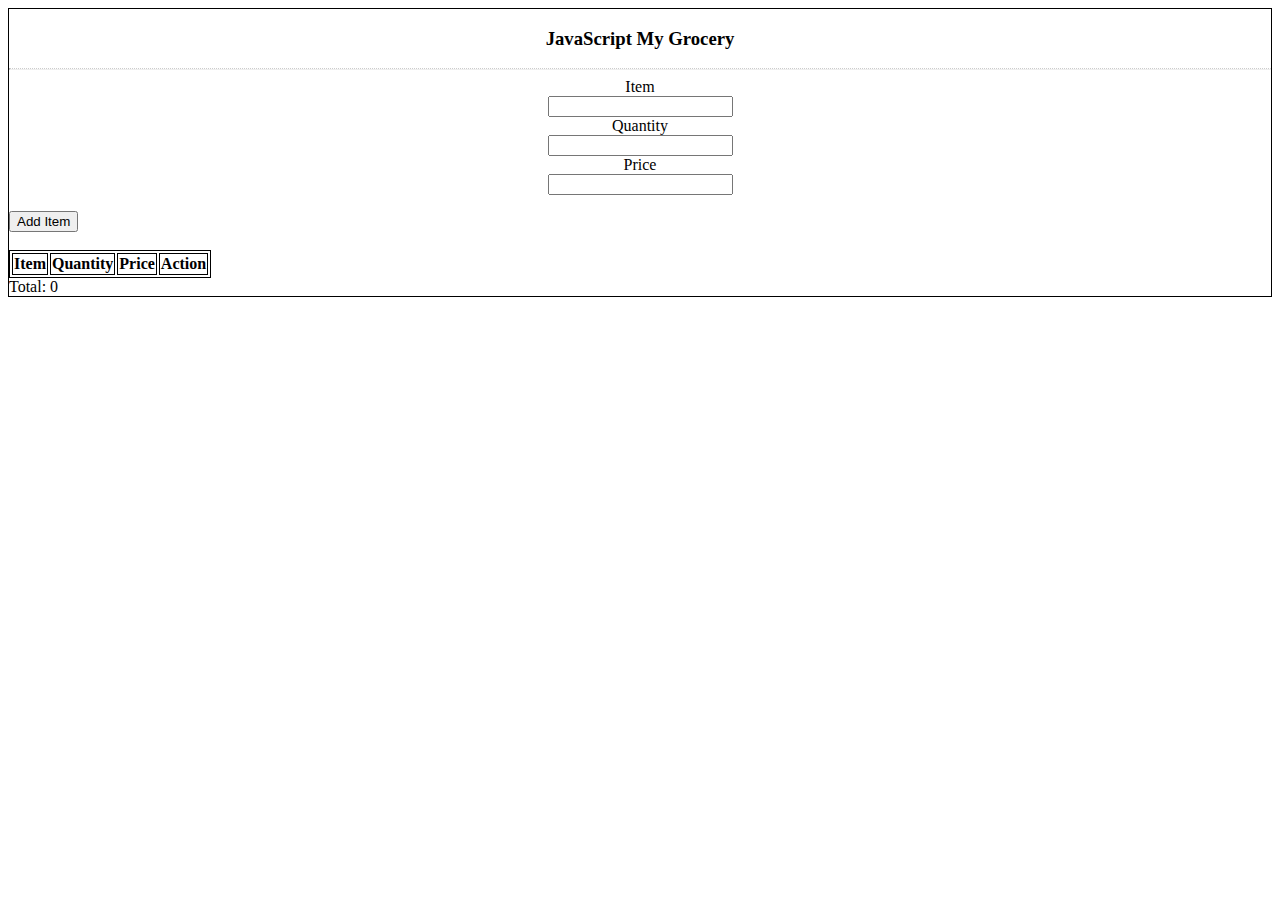
<file: grocery/index.html>
<!DOCTYPE hmtl>
<html lang="en">
	<head>
        <title>JavaScript Grocery</title>
		<meta charset="UTF-8" name="viewport" content="width=device-width, initial-scale=1"/>
        <link href="https://cdn.jsdelivr.net/npm/bootstrap@5.2.0/dist/css/bootstrap.min.css" rel="stylesheet" integrity="sha384-gH2yIJqKdNHPEq0n4Mqa/HGKIhSkIHeL5AyhkYV8i59U5AR6csBvApHHNl/vI1Bx" crossorigin="anonymous">
		<link rel="stylesheet" type="text/css" href="style.css" />
	</head>
<body>
	<div class="col"></div>
	<div class="col well" id="grocery">
		<h3 class="text-primary">JavaScript My Grocery</h3>
		<hr style="border-top:1px dotted #ccc;"/>
		<div class="col">
			<form>
				<div class="form-group">
					<label>Item</label>
					<input type="text" id="item" class="form-control" />
				</div>

				<div class="form-group">
					<label>Quantity</label>
					<input type="text" id="quantity" class="form-control" />
				</div>

				<div class="form-group">
					<label>Price</label>
					<input type="text" id="price" class="form-control" />
				</div>
			</form>

            <div class="container d-flex justify-content-center"> 
                <button type="button" class="btn btn-success " onclick="addData();">Add Item</button>
            </div>
           
		</div>
        <br>

		<div class="col">
			<table id="table" class="table">
				<thead class="alert-info">
					<tr>
						<th>Item</th>
						<th>Quantity</th>
						<th>Price</th>
                        <th>Action</th>
					</tr>
				</thead>
				<tbody id="result"></tbody>
			</table>
            <span id="total"></span>
		</div>
    
    
	</div>
       
            <script>
                getTotal();
                function addData(){
                        var item = document.getElementById('item').value;
                        var quantity = document.getElementById('quantity').value;
                        var price = document.getElementById('price').value;
                        
                    
                        if(item == "" || quantity == "" || price == ""){
                            alert("Incomplete Data!");
                        }else{
                            var html=" ";
                            alert("Added Item!");
                    
                            html = "<tr><td>" + item + "</td><td>" + quantity + "</td><td>" + price + "</td> <td><button class='btn btn-danger remove'>Delete</button></td></tr>" ;
                            
                            
                            document.getElementById('result').innerHTML += html;
                    
                            document.getElementById('item').value="";
                            document.getElementById('quantity').value="";
                            document.getElementById('price').value="";
                            getTotal();
                            addListener();
                        }                         
                }


                                    
                                function getTotal(){
                                    var table = document.getElementById("table");
                                    var sumVal = 0;

                                    for(var i = 1; i < table.rows.length; i++)
                                    { 
                                        sumVal = sumVal + parseFloat(table.rows[i].cells[2].innerHTML);
                                    }

                                    document.getElementById("total").innerHTML = "Total: " + sumVal;
                                                                     
                                }

                             


                                    function addListener(){
                                    var remove= document.querySelectorAll(".remove");

                                    console.log(remove); 

                                    for(var index of remove){
                                        index.addEventListener('click',function(e) {
                                            var tgt= e.target;
                                            tgt.closest("tr").remove();
                                            getTotal();
                                            alert("Item is removed")
                                        });

                                    }
                                    
                                }
                                        
                                         
            </script>	

      

        
</body>	
</html>
</file>
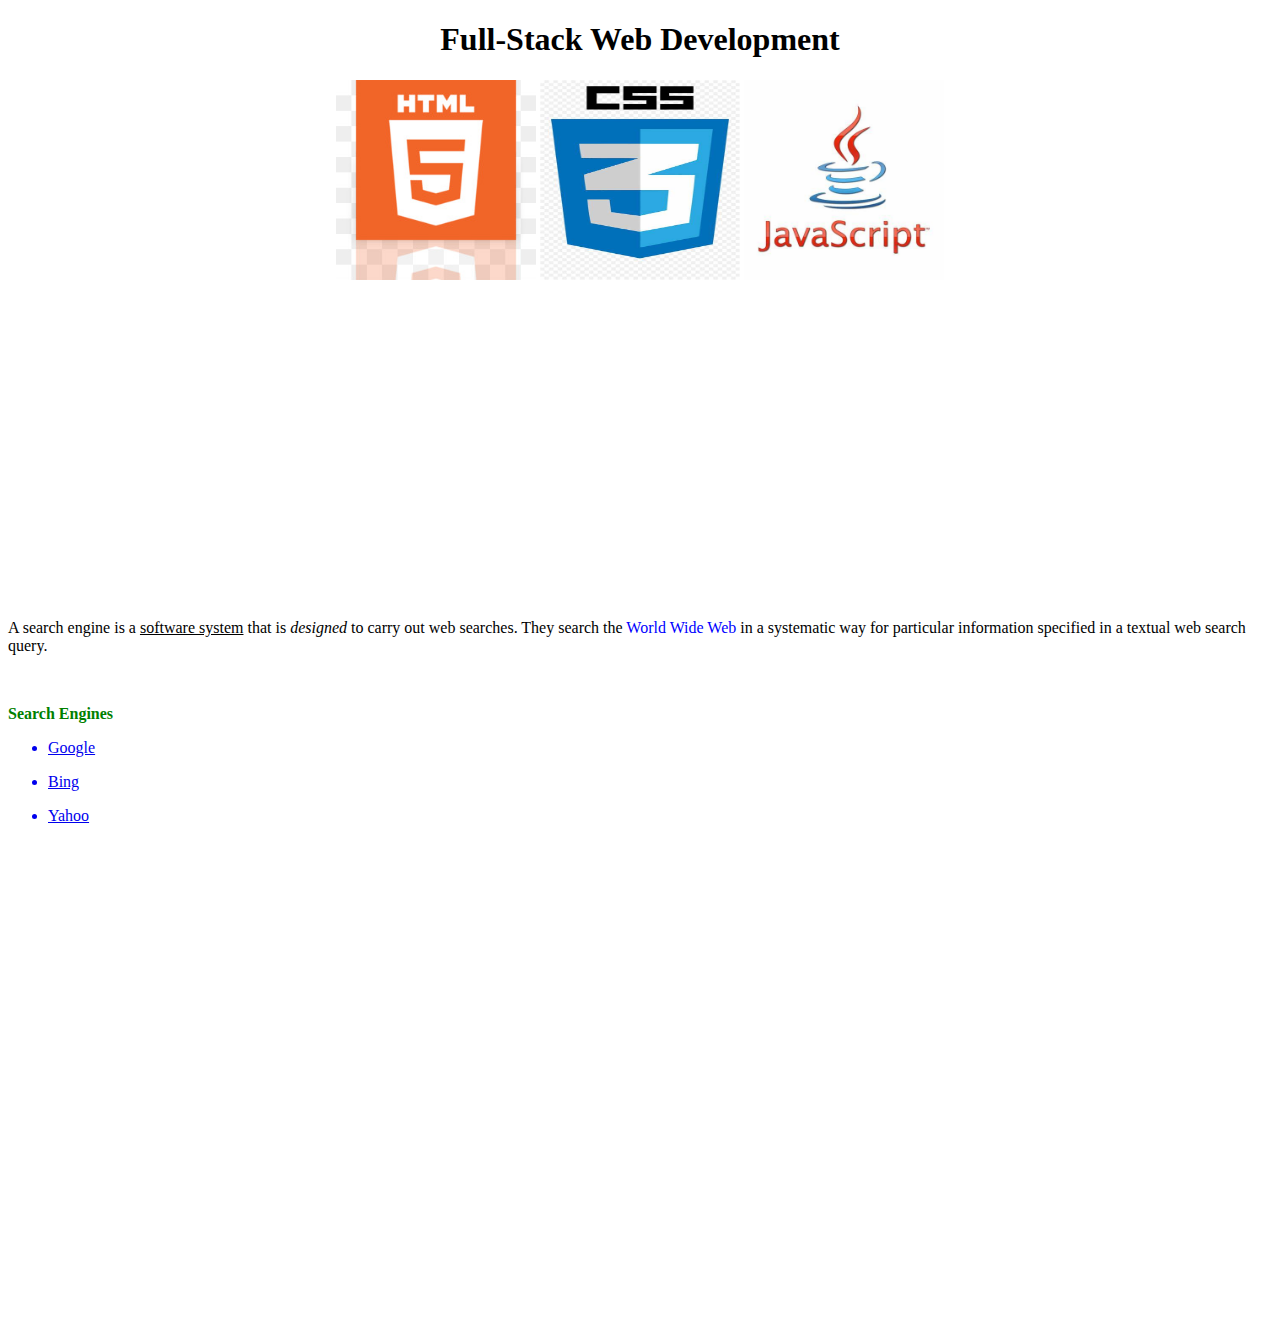
<file: Activity-1.html>
<!DOCTYPE html>
<html>
    <head>
        <title>Full-Stack Web Development</title>
        <meta charset="UTF-8"> 
    </head>

    <body>
        <h1 style="text-align: center;">Full-Stack Web Development</h1>

        <center>
        <a href="https://html.com/" target="_blank"><img src="html.jpg" width="200" height="200"></a>
        <a href="https://developer.mozilla.org/en-US/docs/Web/CSS" target="_blank"><img src="css.jpg" width="200" height="200"></a>
        <a href="https://javascript.info/" target="_blank"><img src="js.jpg" width="200" height="200"></a> <br>
           </center>

        <iframe width="560" height="315" src="https://www.youtube.com/embed/_LePh8_coJs" title="YouTube video player" frameborder="0" allow="accelerometer; autoplay; clipboard-write; encrypted-media; gyroscope; picture-in-picture" allowfullscreen></iframe>
        <iframe width="560" height="315" src="https://www.youtube.com/embed/OgPEX5LyJQs" title="YouTube video player" frameborder="0" allow="accelerometer; autoplay; clipboard-write; encrypted-media; gyroscope; picture-in-picture" allowfullscreen></iframe>   
        
        <p>A search engine is a <u>software system</u> that is <em>designed</em> to carry out web searches. They search the <span style="color: blue;">World Wide Web</span> in a systematic way 
            for particular information specified in a textual web search query.</p>
            <br>

            <p style="color: green;"><b>Search Engines</b></p>
            <ul>
                <a href="https://www.google.com/"><li>Google</li></a>
            </ul>

            <ul>
                <a href="https://www.bing.com/?toWww=1&redig=25847E0AB39149279B34CF3B1A1CCEE8"><li>Bing</li></a>
            </ul>

            <ul>
                <a href="https://ph.yahoo.com/?p=us"><li>Yahoo</li></a>
            </ul>

        <br>
        <iframe 
        src="https://www.google.com/maps/embed?pb=!1m18!1m12!1m3!1d30883.32457575703!2d121.05286588195982!3d14.
         632335862222014!2m3!1f0!2f0!3f0!3m2!1i1024!2i768!4f13.1!3m3!1m2!1s0x3397b70e3e03cbe9%3A0x56a5e07b59ea8d
         e8!2sQuezon%20Memorial%20Circle!5e0!3m2!1sen!2sph!4v1645223497994!5m2!1sen!2sph" width="600" height="450" 
          style="border:0;" allowfullscreen="" loading="lazy">
        </iframe>

    </body>
</html>
</file>
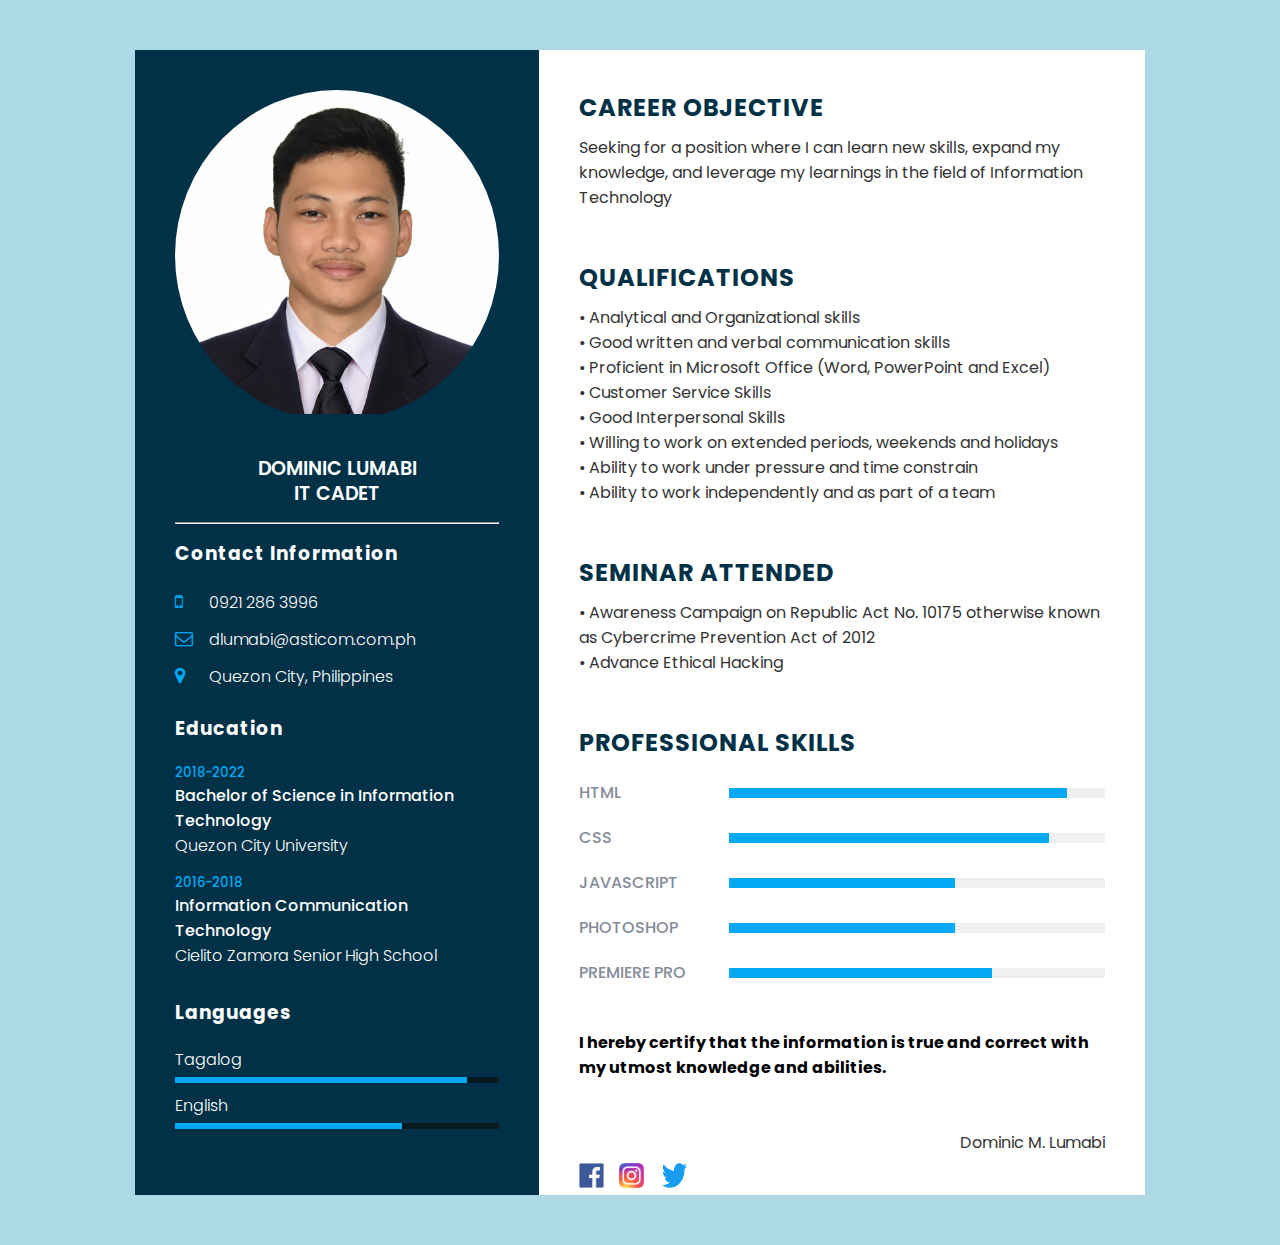
<file: ACTIVITY-RESUME.html>
<!DOCTYPE html>
<html>
<head>
	<meta name="viewport" content="width=device-width, initial-scale=1.0">
<title>RESUME</title>
<link rel="stylesheet" href="https://cdnjs.cloudflare.com/ajax/libs/font-awesome/4.7.0/css/font-awesome.css" integrity="sha512-5A8nwdMOWrSz20fDsjczgUidUBR8liPYU+WymTZP1lmY9G6Oc7HlZv156XqnsgNUzTyMefFTcsFH/tnJE/+xBg==" crossorigin="anonymous" referrerpolicy="no-referrer" />
<link rel="stylesheet" type="text/css" href="ACTIVITY-CSS.css">
</head>

<body>
	<div class="container">
		<div class="left_Side">
			<div class="profileText">
				<div class="imgBx">
					<img src="ID-2X2.jpg">							
		        </div>
				<br>
                
				<h2>Dominic Lumabi<h2>
				<h2>IT Cadet</h2>

			</div>
            <br>
            <hr>
			
				<div class="contactInfo">
				<h3 class="title">Contact Information</h3>
					<ul>
						<li>
						<span class="icon"><i class="fa fa-mobile" aria-hidden="true"></i></span>
						<span class="text">0921 286 3996</span>	
						</li>
					</ul>

					<ul>
						<li>
						<span class="icon"><i class="fa fa-envelope-o" aria-hidden="true"></i></span>
						<span class="text">dlumabi@asticom.com.ph</span>		
						</li>
					</ul>

					<ul>
						<li>
						<span class="icon"><i class="fa fa-map-marker" aria-hidden="true"></i></span>
						<span class="text">Quezon City, Philippines</span>		
						</li>
					</ul>
				</div>	
				
				<div class="contactInfo education">
				<h3 class="title">Education</h3>
					<ul>
						<li>
							<h5>2018-2022</h5>
							<h4>Bachelor of Science in Information Technology</h4>
							<h4>Quezon City University</h4>
						</li>	

						<li>
							<h5>2016-2018</h5>
							<h4>Information Communication Technology</h4>
							<h4>Cielito Zamora Senior High School</h4>
						</li>							
					</ul>	
				</div>	
				
				<div class="contactInfo language">
					<h3 class="title">Languages</h3>
					<ul>
						<li>
							<span class="text">Tagalog</span>
							<span class="percent">
							<div style="width: 90%;"></div>
							</span>
						</li>
						
						<li>
							<span class="text">English</span>
							<span class="percent">
							<div style="width: 70%;"></div>
							</span>
						</li>
					</ul>
				</div>	
			</div>

            
		<div class="right_Side">
			<div class="about">
				<h2 class="title2">Career Objective</h2>
				<p>Seeking for a position where I can learn new skills, expand my knowledge, and leverage my learnings in the field of Information Technology</p>
			</div>
			
			<div class="about">
				<h2 class="title2">Qualifications</h2>
				<p>•	Analytical and Organizational skills</p>
				<p>•	Good written and verbal communication skills</p>
				<p>•	Proficient in Microsoft Office (Word, PowerPoint and Excel)</p>
				<p>•	Customer Service Skills</p>
				<p>•	Good Interpersonal Skills</p>
				<p>•	Willing to work on extended periods, weekends and holidays</p>
				<p>•	Ability to work under pressure and time constrain</p>
				<p>•	Ability to work independently and as part of a team</p>
			</div>
			
			<div class="about">
				<h2 class="title2">Seminar Attended</h2>
					<p>•	Awareness Campaign on Republic Act No. 10175 otherwise known as Cybercrime Prevention Act of 2012</p>
					<p>•	Advance Ethical Hacking</p>
			</div>
			
			<div class="about skills">
				<h2 class="title2">Professional Skills</h2>
				<div class="box">
				<h4>HTML</h4>
				<div class="percent">	
					<div style="width: 90%;"></div>
				</div>
			</div>	
				<div class="box">
				<h4>CSS</h4>
				<div class="percent">
					<div style="width: 85%;"></div>
				</div>				
			</div>	
				<div class="box">
				<h4>Javascript</h4>
				<div class="percent">
					<div style="width: 60%;"></div>	
				</div>				
			</div>	
				<div class="box">
				<h4>Photoshop</h4>
				<div class="percent">
					<div style="width: 60%;"></div>
				</div>				
			</div>
				<div class="box">
				<h4>Premiere Pro</h4>
				<div class="percent">
					<div style="width: 70%;"></div>
				</div>				
			</div>	
			
			<br>
			<div class="logo">
			      <a href="https://www.facebook.com/abc.lumabi/">
						<img src="fb.jpg" width="25" height="25">
				  </a>

				  
			</div>
			
			<div class="logo1">
				<a href="https://www.instagram.com/lumabidoms/">
						<img src="ig.jpg" width="25" height="25">						
				  </a>

			</div>
									
			<div class="logo2">
				<a href="https://twitter.com/dominic_lumabi">
						<img src="tweet.png" width="25" height="25">						
				  </a>

			</div>
			<h4>I hereby certify that the information is true and correct with my utmost knowledge and abilities.</h4>
		<br>

			<br>
			<p align="right">Dominic M. Lumabi</p>
		</div>
	</div>	
</div>



</body>
</html>
</file>
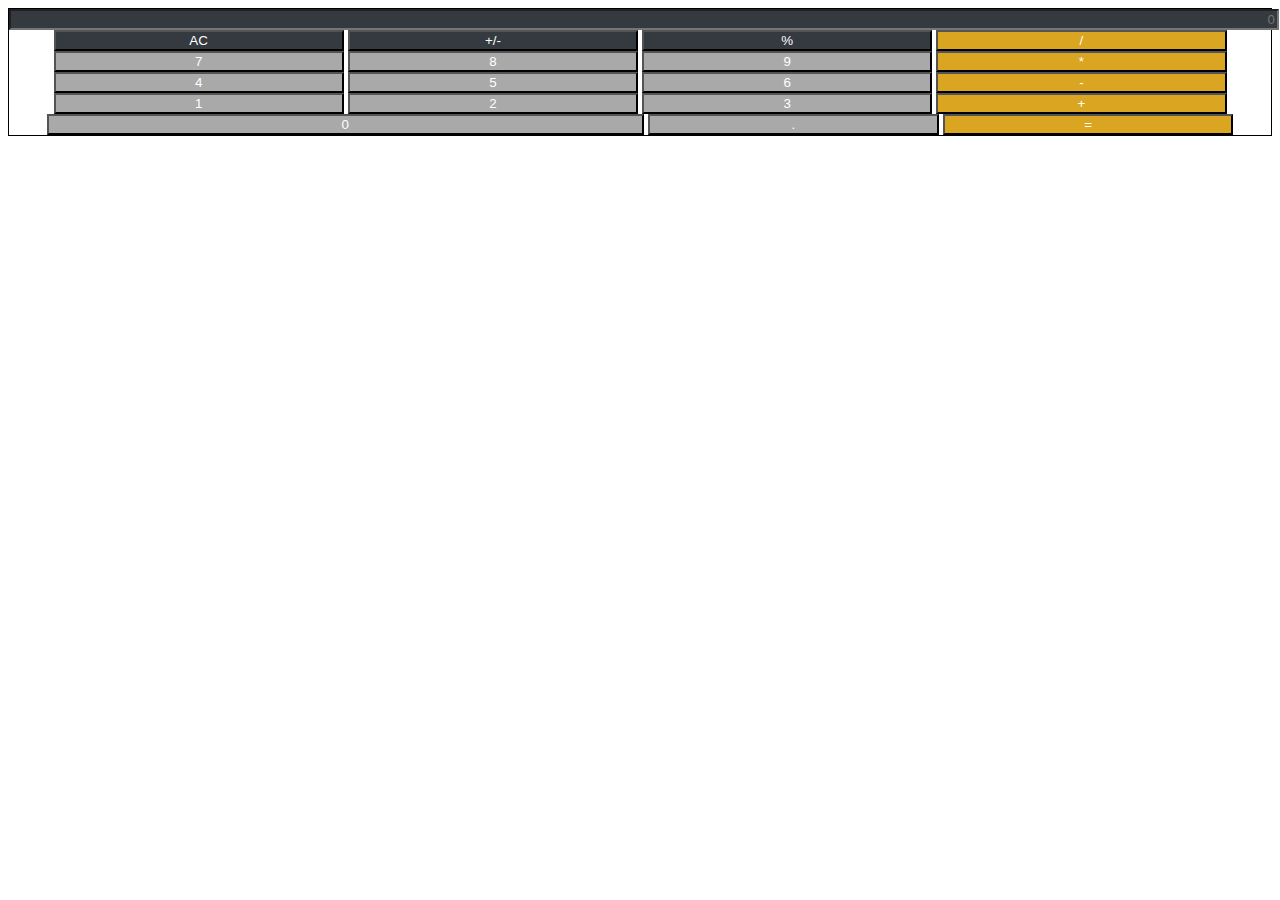
<file: calculator.html>
<!DOCTYPE html>
<html lang="en">

<head>
  <meta charset="UTF-8">
  <meta http-equiv="X-UA-Compatible" content="IE=edge">
  <meta name="viewport" content="width=device-width, initial-scale=1.0">
  <link rel="stylesheet" href="https://cdnjs.cloudflare.com/ajax/libs/font-awesome/5.15.4/css/all.min.css">
  <link href="https://cdn.jsdelivr.net/npm/bootstrap@5.2.0/dist/css/bootstrap.min.css" rel="stylesheet" integrity="sha384-gH2yIJqKdNHPEq0n4Mqa/HGKIhSkIHeL5AyhkYV8i59U5AR6csBvApHHNl/vI1Bx" crossorigin="anonymous">
  <link rel="stylesheet" href="style.css">
  <title>Javascript Calculator</title>
</head>

<body>

  <div class="form" style="border: 1px solid black; text-align: center;">
    
        <form name = "form1">
          <!-- INPUT BOX -->
          
          <input class="col-3 col-sm-3 col-md-3 col-lg-3 col-xl-3 col-xxl-3" id = "calc" type ="text" name = "answer" placeholder="0" style="text-align: right; width: 100%; height: auto; background-color: #343a40; color: white;">
          
        <div class="">
          <!--Row1-->
          <div class="row-3 row-sm-3 row-md-3 row-lg-3 row-xl-3 row-xxl-3" id="row1" style="width: 100%; height: 100%;">
            <input type = "button" value = "AC" onclick = "form1.answer.value = ' ' " id= "clear" style="width: 23%; background-color: #343a40; color: white;" >
            <input type = "button" value = "+/-" onclick = "form1.answer.value = '+/-' " id= "clear" style="width: 23%; background-color: #343a40; color: white;">
            <input type = "button" value = "%" onclick = "form1.answer.value += '%' " style="width: 23%; background-color: #343a40; color: white;">
            <input type = "button" value = "/" onclick = "form1.answer.value += '/' " style="width: 23%; background-color: goldenrod; color: white;">
          </div>

          <!--Row2-->
          <div class="row-3" id="row2">
            <input type = "button" value = "7" onclick = "form1.answer.value += '7' " style="width: 23%; background-color: darkgray; color: white;">
            <input type = "button" value = "8" onclick = "form1.answer.value += '8' " style="width: 23%; background-color: darkgray; color: white;">
            <input type = "button" value = "9" onclick = "form1.answer.value += '9' " style="width: 23%; background-color: darkgray; color: white;">
            <input type = "button" value = "*" onclick = "form1.answer.value += '*' " style="width: 23%; background-color: goldenrod; color: white;">
          </div>
          
          <!--Row3-->
          <div class="row-3" id="row3">
            <input type = "button" value = "4" onclick = "form1.answer.value += '4' " style="width: 23%; background-color: darkgray; color: white;">
            <input type = "button" value = "5" onclick = "form1.answer.value += '5' " style="width: 23%; background-color: darkgray; color: white;">
            <input type = "button" value = "6" onclick = "form1.answer.value += '6' " style="width: 23%; background-color: darkgray; color: white;">
            <input type = "button" value = "-" onclick = "form1.answer.value += '-' " style="width: 23%; background-color: goldenrod; color: white;">
          </div>
          
        
          <!--Row4-->
          <div class="row-3" id="row4">
            <input type = "button" value = "1" onclick = "form1.answer.value += '1' " style="width: 23%; background-color: darkgray; color: white;">
            <input type = "button" value = "2" onclick = "form1.answer.value += '2' " style="width: 23%; background-color: darkgray; color: white;">
            <input type = "button" value = "3" onclick = "form1.answer.value += '3' " style="width: 23%; background-color: darkgray; color: white;">
            <input type = "button" value = "+" onclick = "form1.answer.value += '+' " style="width: 23%; background-color: goldenrod; color: white;">
          </div>
            
          <!--Row5-->
          <div class="row-3" id="row5">
            <input type = "button" value = "0" onclick = "form1.answer.value += '0' " style="width: 47.3%; background-color: darkgray; color: white;">
            <input type = "button" value = "." onclick = "form1.answer.value += '.' " style="width: 23.1%; background-color: darkgray; color: white;">
            <input type = "button" value = "=" onclick = "form1.answer.value = eval(form1.answer.value) " style="width: 23%; background-color: goldenrod; color: white;">
          </div>
       </form>
    </div>
  </div>


  <script></script> 

</body>
</html>
</file>
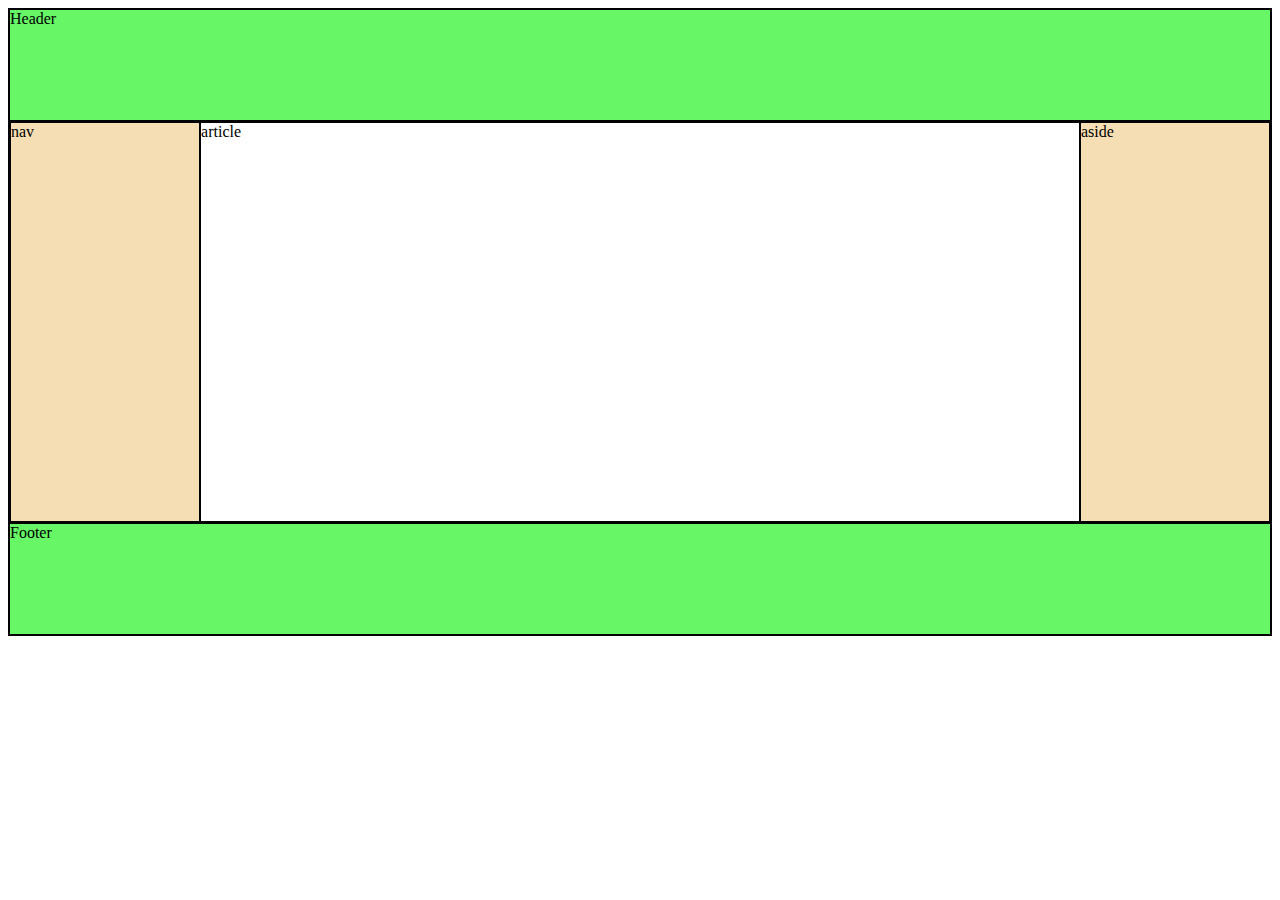
<file: flex.html>
<!DOCTYPE html>
<html>
    <head>

        <meta name="viewport" content="width=device-width, initial-scale=1.0">
        <title>
            Holy Grail Layout 2
        </title>

        <style>

            body {
                height: 100%;
            }
            
           div, content, header, article, nav, aside, footer {
                border: solid 1px black;
            }

            .containter {
                display: flex;
                flex-direction: column;
                height: 100vh;

            }
            
            .content {
                display: flex;
                flex-direction: row;
                height: 400px;
            }

            header {
                height: 110px;
                background-color: rgb(102, 246, 102);
            }
            footer {
                height: 110px;       
                background-color: rgb(102, 246, 102);
            }
            aside {
                width: 15%;
                background-color: wheat;
            }
            nav {
                width: 15%;
                background-color: wheat;
            }

            article {
                width: 70%;
            }


        </style>
    </head>

    <body>
        
        <div class="container">

            <header>Header</header>
            <!--2nd row-->
            <div class="content">

                <nav>nav</nav>
                <article>article</article>
                <aside>aside</aside>

            </div>

            <!--3rd row-->
            <footer>Footer</footer>


        </div>

    </body>
</html>
</file>
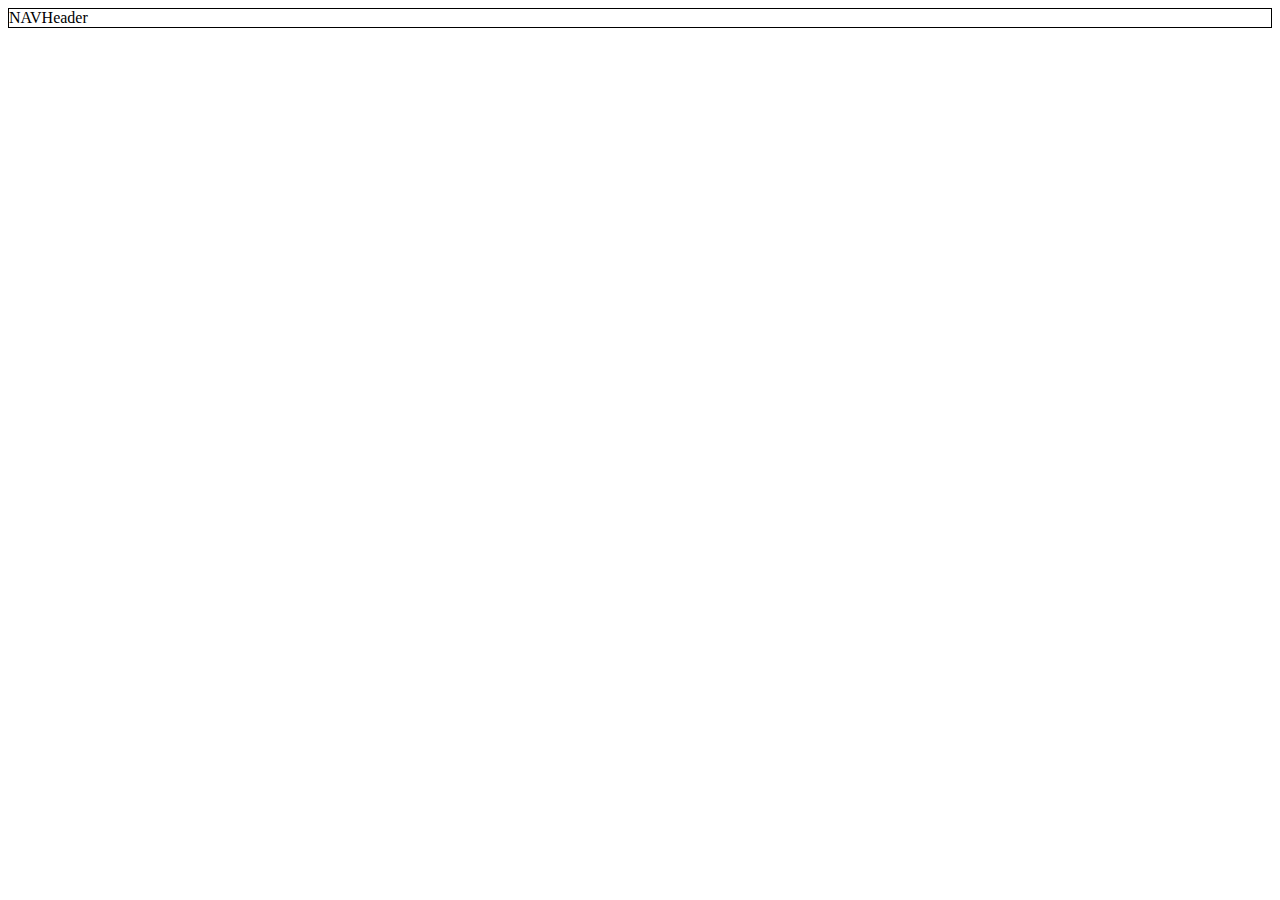
<file: Holy Grail Layout 2.html>
<!DOCTYPE html>
<html>
    <head>
        <meta name="viewport" content="width=device-width, initial-scale=1.0">
        <title>Holy Grail Layout 2</title>

        <style>
            .container {
                border: solid 1px black;
                display: flex;
            }
        </style>
    </head>

    <body>
        
        <div class="container">
            <nav>NAV</nav>
            <div class="content">
                <header>Header</header>


            </div>




        </div>
        
    </body>
</html>
</file>
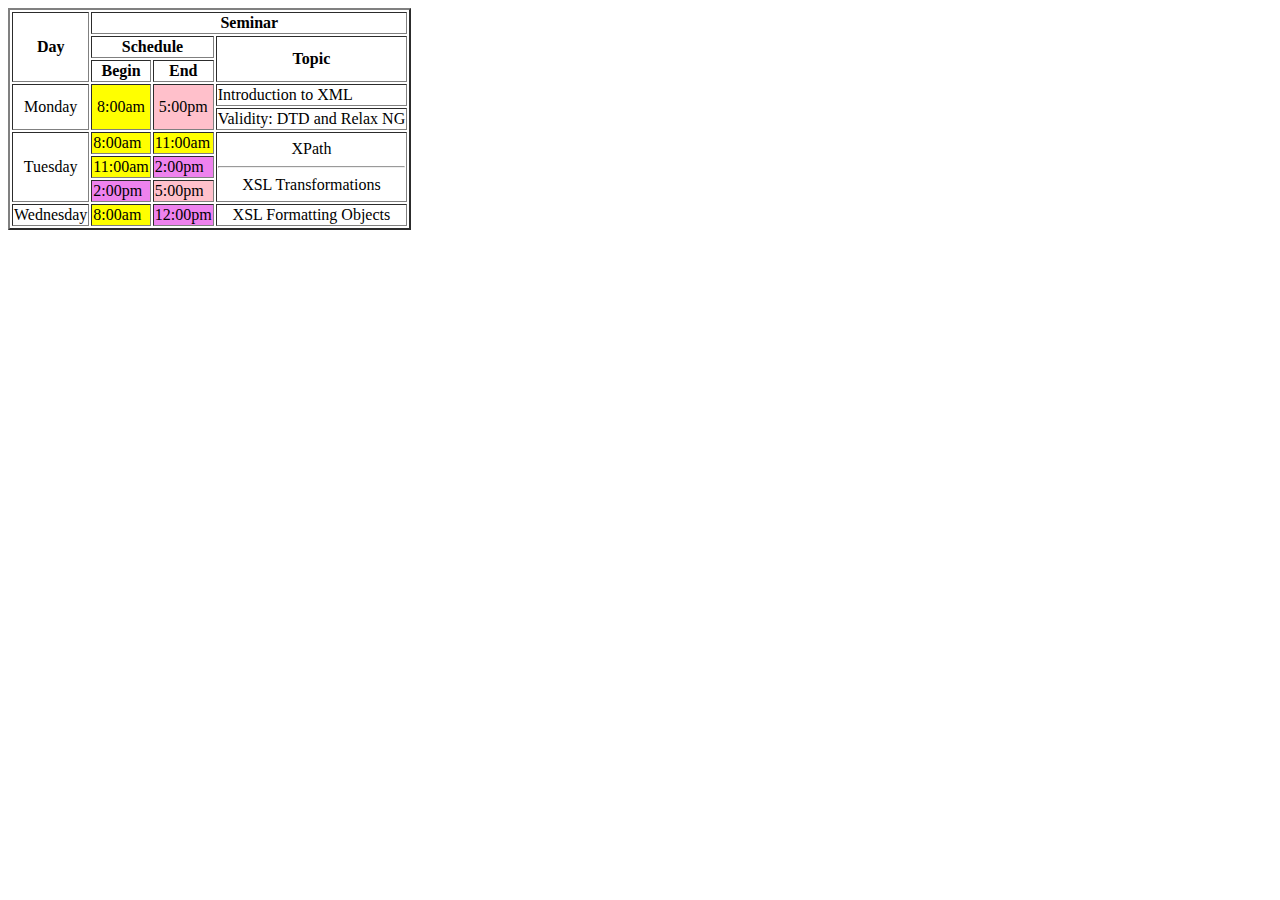
<file: HTML Table Activity 1.html>
<!DOCTYPE html>
<html>
    <head>
        <title>Table
        </title>
    </head>
    <body>
    <table border="2">
        <tr>
            <td rowspan="3" align="center"><b>Day</b></td>
            <td colspan="3" cellspacing="10" align="center"><b>Seminar</b></td>
                <tr>
                    <td colspan="2" align="center"><b>Schedule</b></td>
                    <td rowspan="2" align="center"><b>Topic</b></td>
                </tr>
                <tr>
                    <td align="center"><b>Begin</b></td>
                    <td align="center"><b>End</b></td>
                </tr>
                <tr>
                    <td align="center" rowspan="2">Monday</td>
                    <td rowspan="2" align="center" bgcolor="yellow">8:00am</td>
                    <td rowspan="2" align="center" bgcolor="pink">5:00pm</td>
                    <td>Introduction to XML</td>
                </tr>
                <tr>
                    <td align="center">Validity: DTD and Relax NG</td>

                </tr>
                <tr>
                    <td align="center" rowspan="3">Tuesday</td>
                    <td bgcolor="yellow">8:00am</td>
                    <td bgcolor="yellow">11:00am</td>
                    <td align="center" rowspan="3">XPath<hr>XSL Transformations</td>
                </tr>

                <tr>
                    <td bgcolor="yellow">11:00am</td>
                    <td bgcolor="violet">2:00pm</td>
                </tr>

                <tr>
                    <td bgcolor="violet">2:00pm</td>
                    <td bgcolor="pink">5:00pm</td>
                </tr>

                <tr>
                    <td>Wednesday</td>
                    <td bgcolor="yellow">8:00am</td>
                    <td bgcolor="violet">12:00pm</td>
                    <td align="center">XSL Formatting Objects</td>
                </tr>
    

    </table>
        
    </body>
</html>
</file>
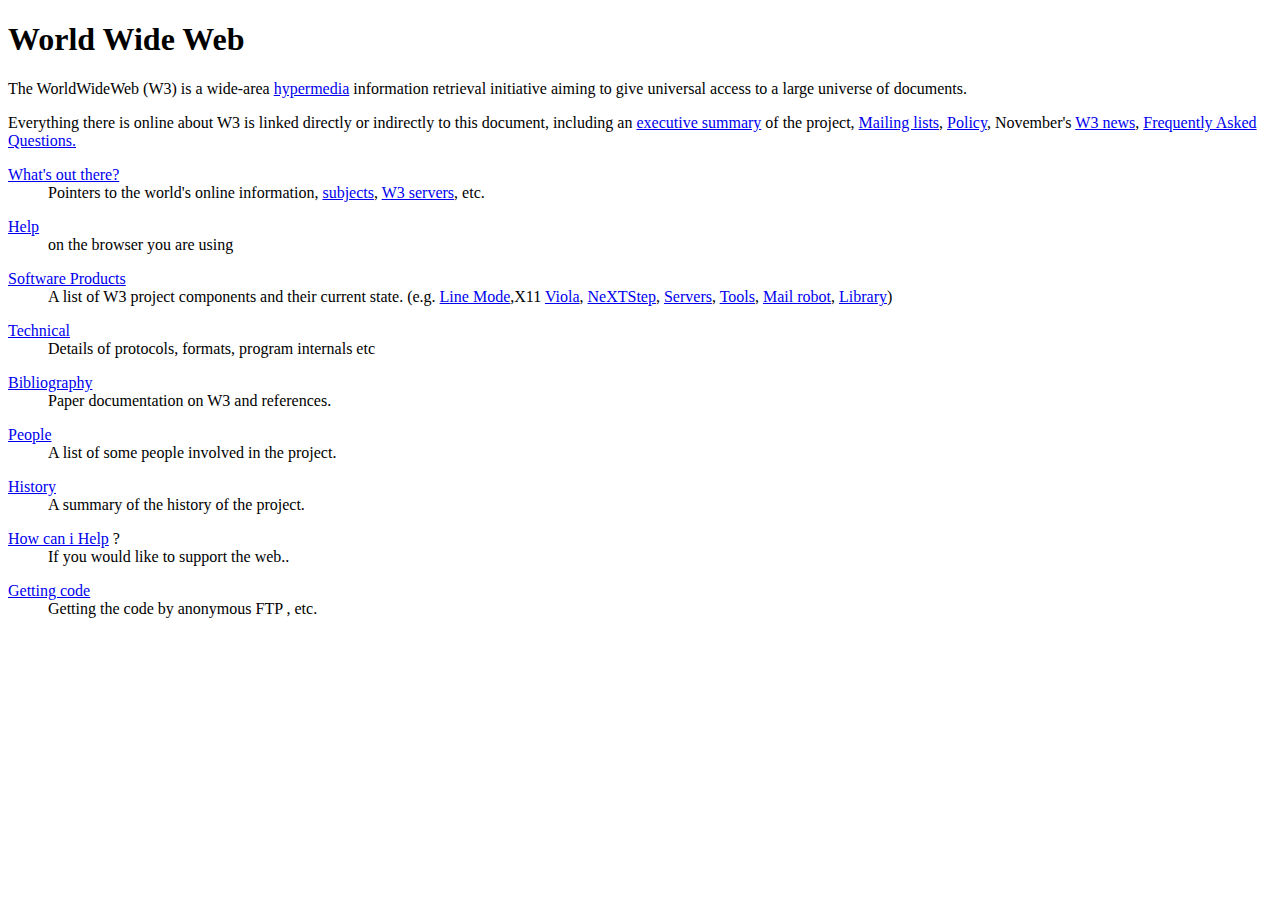
<file: new-page.html>
<!DOCTYPE html> 
<html> 
<head> 
          <title>The World's First Website</title> 
           <meta charset="UTF-8"> 
</head>

<body>
    <h1>World Wide Web</h1>

    <p>The WorldWideWeb (W3) is a wide-area <a href="http://info.cern.ch/hypertext/WWW/WhatIs.html">hypermedia</a> information retrieval initiative aiming to give universal access to a large universe of documents.</p>

    <p>Everything there is online about W3 is linked directly or indirectly to this document, including an <a href="http://info.cern.ch/hypertext/WWW/Summary.html">executive summary</a> of the project, <a href="http://info.cern.ch/hypertext/WWW/Administration/Mailing/Overview.html">Mailing lists</a>, <a href="http://info.cern.ch/hypertext/WWW/Policy.html">Policy</a>, November's <a href="http://info.cern.ch/hypertext/WWW/News/9211.html">W3 news</a>, <a href="http://info.cern.ch/hypertext/WWW/FAQ/List.html">Frequently Asked Questions.</a></p>

    
    <dl>
        <dt><a href="http://info.cern.ch/hypertext/DataSources/Top.html">What's out there?</a></dt>
             <dd>Pointers to the world's online information, <a href="http://info.cern.ch/hypertext/DataSources/bySubject/Overview.html">subjects</a>, <a href="http://info.cern.ch/hypertext/DataSources/WWW/Servers.html">W3 servers</a>, etc.</dd>       
    </dl>

    <dl>
        <dt><a href="http://info.cern.ch/hypertext/WWW/Help.html">Help</a></dt>
        <dd>on the browser you are using</dd>
    </dl>

    <dl>
        <dt><a href="http://info.cern.ch/hypertext/WWW/Status.html">Software Products</a></dt>
        <dd>A list of W3 project components and their current state. (e.g. <a href="http://info.cern.ch/hypertext/WWW/LineMode/Browser.html">Line Mode</a>,X11 <a href="http://info.cern.ch/hypertext/WWW/Status.html#35">Viola</a>, <a href="http://info.cern.ch/hypertext/WWW/NeXT/WorldWideWeb.html">NeXTStep</a>, <a href="http://info.cern.ch/hypertext/WWW/Daemon/Overview.html">Servers</a>, <a href="http://info.cern.ch/hypertext/WWW/Tools/Overview.html">Tools</a>, <a href="http://info.cern.ch/hypertext/WWW/MailRobot/Overview.html">Mail robot</a>, <a href="http://info.cern.ch/hypertext/WWW/Status.html#57">Library</a>)</dd>
    </dl>

    <dl>
        <dt><a href="http://info.cern.ch/hypertext/WWW/Technical.html">Technical</a></dt>
        <dd>Details of protocols, formats, program internals etc</dd>
    </dl>

    <dl>
        <dt><a href="http://info.cern.ch/hypertext/WWW/Bibliography.html">Bibliography</a></dt>
        <dd>Paper documentation on W3 and references.</dd>
    </dl>

    <dl>
        <dt><a href="http://info.cern.ch/hypertext/WWW/People.html">People</a></dt>
        <dd>A list of some people involved in the project.</dd>
    </dl>

    <dl>
        <dt><a href="http://info.cern.ch/hypertext/WWW/History.html">History</a></dt>
        <dd>A summary of the history of the project.</dd>
    </dl>

    <dl>
        <dt><a href="http://info.cern.ch/hypertext/WWW/Helping.html">How can i Help</a> ?</dt>
        <dd>If you would like to support the web..</dd>
    </dl>

    <dl>
        <dt><a href="http://info.cern.ch/hypertext/README.html">Getting code</a></dt>
        <dd>Getting the code by <a href="http://info.cern.ch/hypertext/WWW/LineMode/Defaults/Distribution.html"></a>anonymous FTP , etc.</dd>
    </dl>


</body>
</html>
</file>
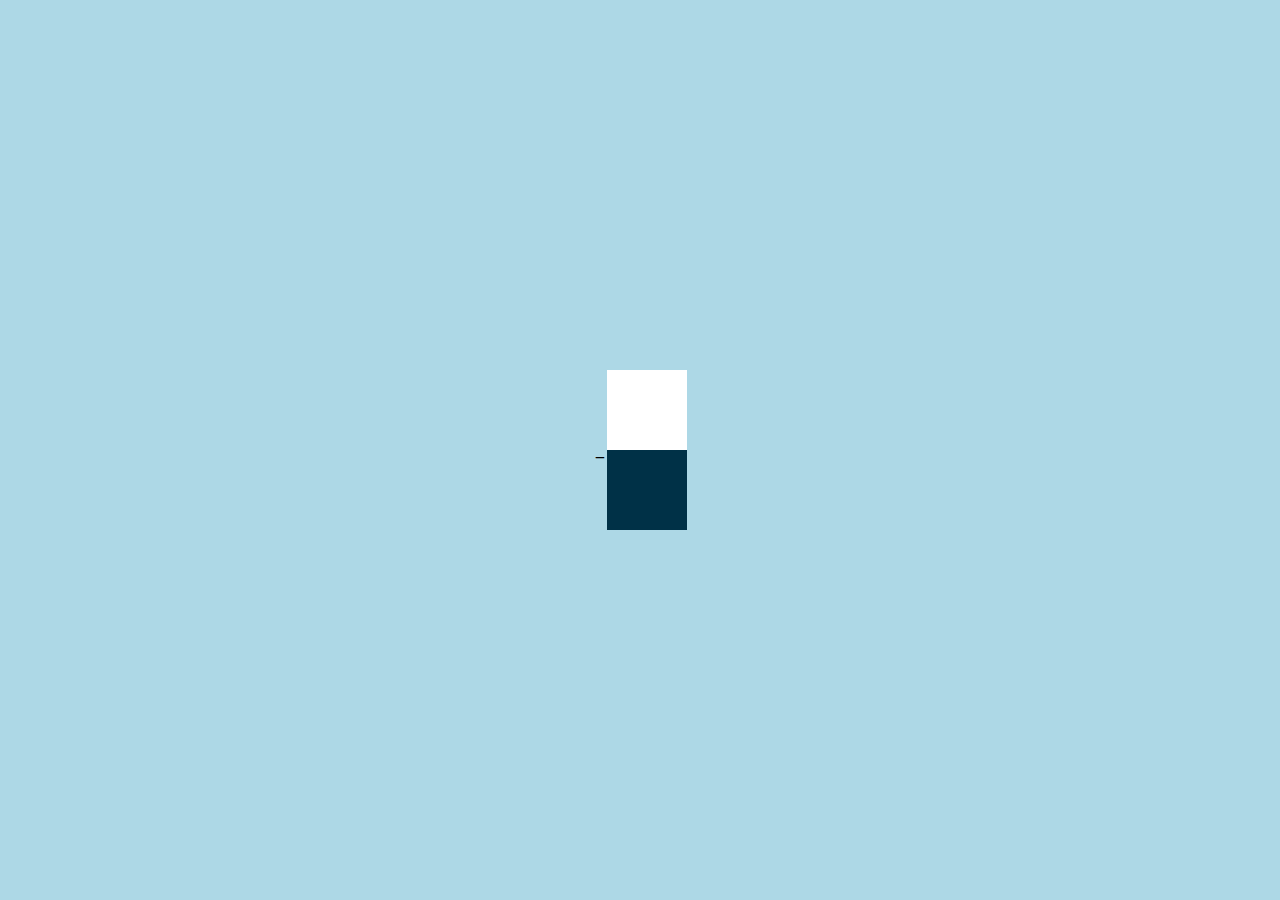
<file: PROF-RESUME.html>
_<!DOCTYPE html>
<html>
    <head>
        <link rel="stylesheet" type="text/css" href="PROF-RESUME.css">

        <title>RESUME</title>
    </head>

    <body>
        
        <main>
            <div class="container">
                <div class="right_side"></div>
                <div class="left_side"></div>
                

            </div>

        </main>
        
    </body>
</html>
</file>
<file: grocery/style.css>
@import url('https://fonts.googleapis.com/css2?family=Roboto:ital,wght@0,100;0,300;0,400;0,500;0,700;0,900;1,100;1,300;1,400;1,500;1,700;1,900&display=swap');

h3 {
    text-align: center;
}

#grocery {
    border: 1px solid black;
}

.form-group {
    width: 100%;
    height: auto;
    display: flex;
    align-items: center;
    justify-content: center;
    flex-direction: column;
}

.btn {
    color: rgb(0, 0, 0);
    text-align: center;
}

table,
tr,
td,
th {
    border: 1px solid black;
}
</file>
<file: ACTIVITY-CSS.css>
@import url('https://fonts.googleapis.com/css?family=Poppins:200,300,400,500,600,700,800,900&display=swap');
*
{
	margin: 0;
	padding: 0;
	box-sizing: border-box;
	font-family: 'Poppins', sans-serif;
	
}


body
{
	background: lightblue;
	display: flex;
	justify-content: center;
	align-items: center;
	min-height: 100vh;
}

.container
{
	position: relative;
	width: 100%;
	max-width: 1010px;
	min-height: 100px;
	background: #fff;
	margin: 50px;
	display: grid;
	grid-template-columns: 1fr 1.5fr;
	box-shadow: 0 35px 55px rgba(0,0,0,0,1);
	
}

.container .left_Side
{
	position: relative;
	background: #003147;
	padding: 40px;
}

.container .right_Side
{
	position: relative;
	background: #003147;
	padding: 40px;
}

.profileText .imgBx
{
	width: 100%;
	height: auto;
	border-radius: 50%;
	overflow: hidden;

}

.imgBx {
	position: relative;


}

.profileText .imgBx img
{
	position: relative;
	top: 0%;
	left: 0%;
	width: 100%;
	height: 100%;
    object-fit: cover;
}


.profileText h2
{
	color: #fff;
	font-size: 1.2em;
	margin-top: 20px;
	text-transform: uppercase;
	text-align: center;
	font-weight: 600;
	line-height: 1.4mm;
}

.profileText h2 span
{
	font-size: 0.8em;
	font-weight: 300;
}

.contactInfo
{
	padding-top: 15px;
}

.title
{
	color: #fff;
	text-transform: 600;
	letter-spacing: 1px;
	margin-bottom: 20px;
}

.contactInfo ul
{
	position: relative;	
}

.contactInfo ul li
{
	position: relative;
	list-style: none;
	margin: 10px 0;
	cursor: pointer;
}

.contactInfo ul li .icon
{
	display: inline-block;
	width: 30px;
	font-size: 18px;
	color: #03a9f4
}

.contactInfo ul li span
{
	color: #fff;
	font-weight: 300;
}

.contactInfo.education li
{
	margin-bottom: 15px;
}


.contactInfo.education h5
{
	color: #03a9f4;
	font-weight: 500;
}

.contactInfo.education h4:nth-child(2)
{
	color: #fff;
	font-weight: 500;
}

.contactInfo.education h4
{
	color: #fff;
	font-weight: 300;
}

.contactInfo.language .percent
{
	position: relative;
	width: 100%;
	height: 6px;
	background: #081921;
	display: block;
	margin-top: 5px;
}

.contactInfo.language .percent div
{
	position: absolute;
	top: 0;
	left: 0;
	height: 100%;
	background: #03a9f4;
}

.about
{
	margin-bottom: 50px;
}

.about:last-child
{
	margin-bottom: 0;
}

.title2
{
	color: #003147;
	text-transform: uppercase;
	letter-spacing: 1px;
	margin-bottom: 10px;
}

p
{
	color: #333;
}

.about .box
{
	display: flex;
	flex-direction: row;
	margin: 20px 0;
}

.skills .box
{
	position: relative;
	width: 100%;
	display: grid;
	grid-template-columns: 150px 1fr;
	justify-content: center;
	align-items: center;
	
}

.skills .box h4
{
	text-transform: uppercase;
	color: #848c99;
	font-weight: 500;
}

.skills .box .percent
{
	position: relative;
	width: 100%;
	height: 10px;
	background: #f0f0f0;
}

.skills .box .percent div
{
	position: absolute;
	top: 0;
	left: 0;
	height: 100%;
	background: #03a9f4;
}

.logo
{
	position: absolute;
	bottom: 0;
	left: 2.5em;
}

.logo1
{
	position: absolute;
	bottom: 0;
	left: 5em;
}

.logo2
{
	position: absolute;
	bottom: 0;
	left: 7.7em;
}

.logo3
{
	position: absolute;
	bottom: 55px;
	left: 29.2em;
}



.container .right_Side
{
	position: relative;
	background: #fff;
	padding: 40px;
}
</file>
<file: style.css>
@import url('https://fonts.googleapis.com/css2?family=Roboto:ital,wght@0,100;0,300;0,400;0,500;0,700;0,900;1,100;1,300;1,400;1,500;1,700;1,900&display=swap');

h3 {
    text-align: center;
}

#grocery {
    border: 1px solid black;
}

.form-group {
    width: 100%;
    height: auto;
    display: flex;
    align-items: center;
    justify-content: center;
    flex-direction: column;
}

.btn {
    color: rgb(0, 0, 0);
    text-align: center;
}

table,
tr,
td,
th {
    border: 1px solid black;
}
</file>
<file: PROF-RESUME.css>
@import url('https://fonts.googleapis.com/css?family=Poppins:200,300,400,500,600,700,800,900&display=swap');
*
{
	margin: 0;
	padding: 0;
	box-sizing: border-box;
	font-family: 'Poppins', sans-serif;
	
}

body
{
	background: lightblue;
	display: flex;
	justify-content: center;
	align-items: center;
	min-height: 100vh;
}

.container
{
	position: relative;
	width: 100%;
	max-width: 1010px;
	min-height: 100px;
	background: #fff;

	
}

.container .left_side
{
	position: relative;
	background: #003147;
	padding: 40px;
}

.container .right_side
{
	position: relative;
	background: #fff;
	padding: 40px;
}
</file>
